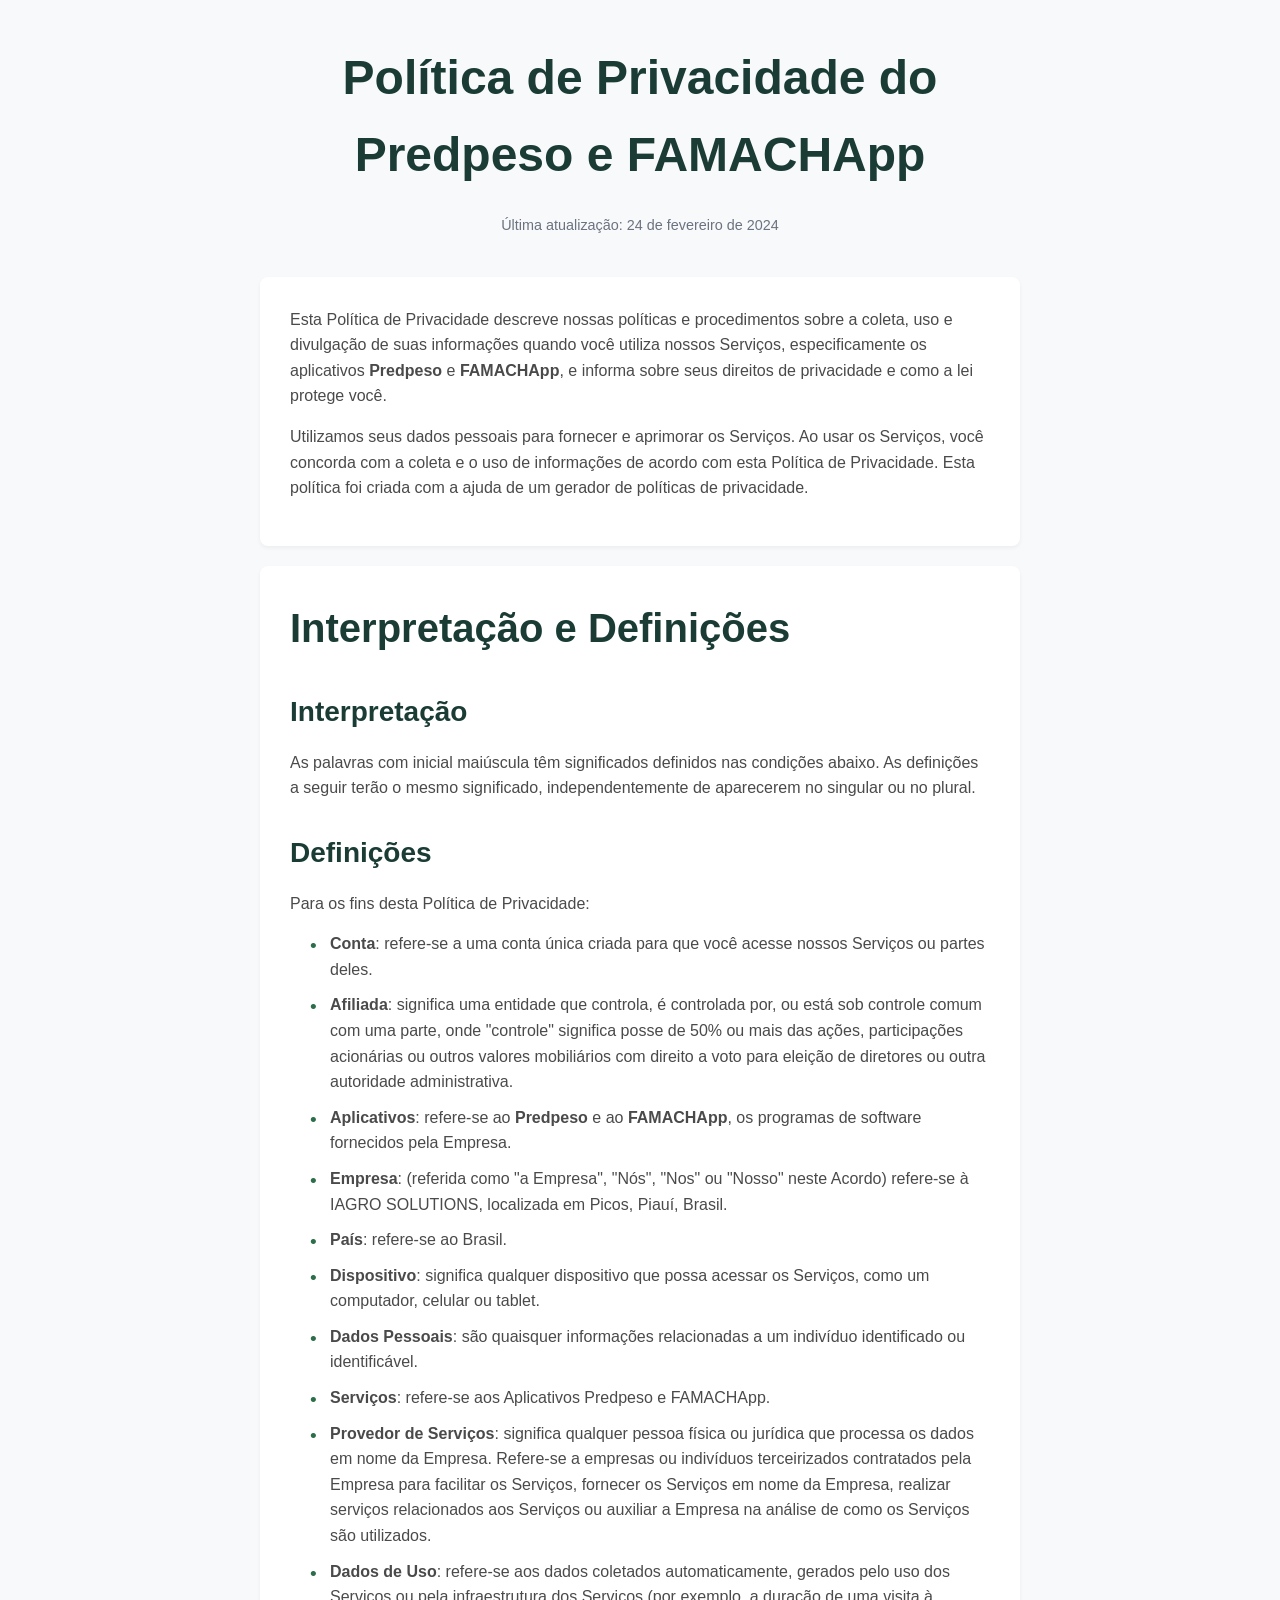
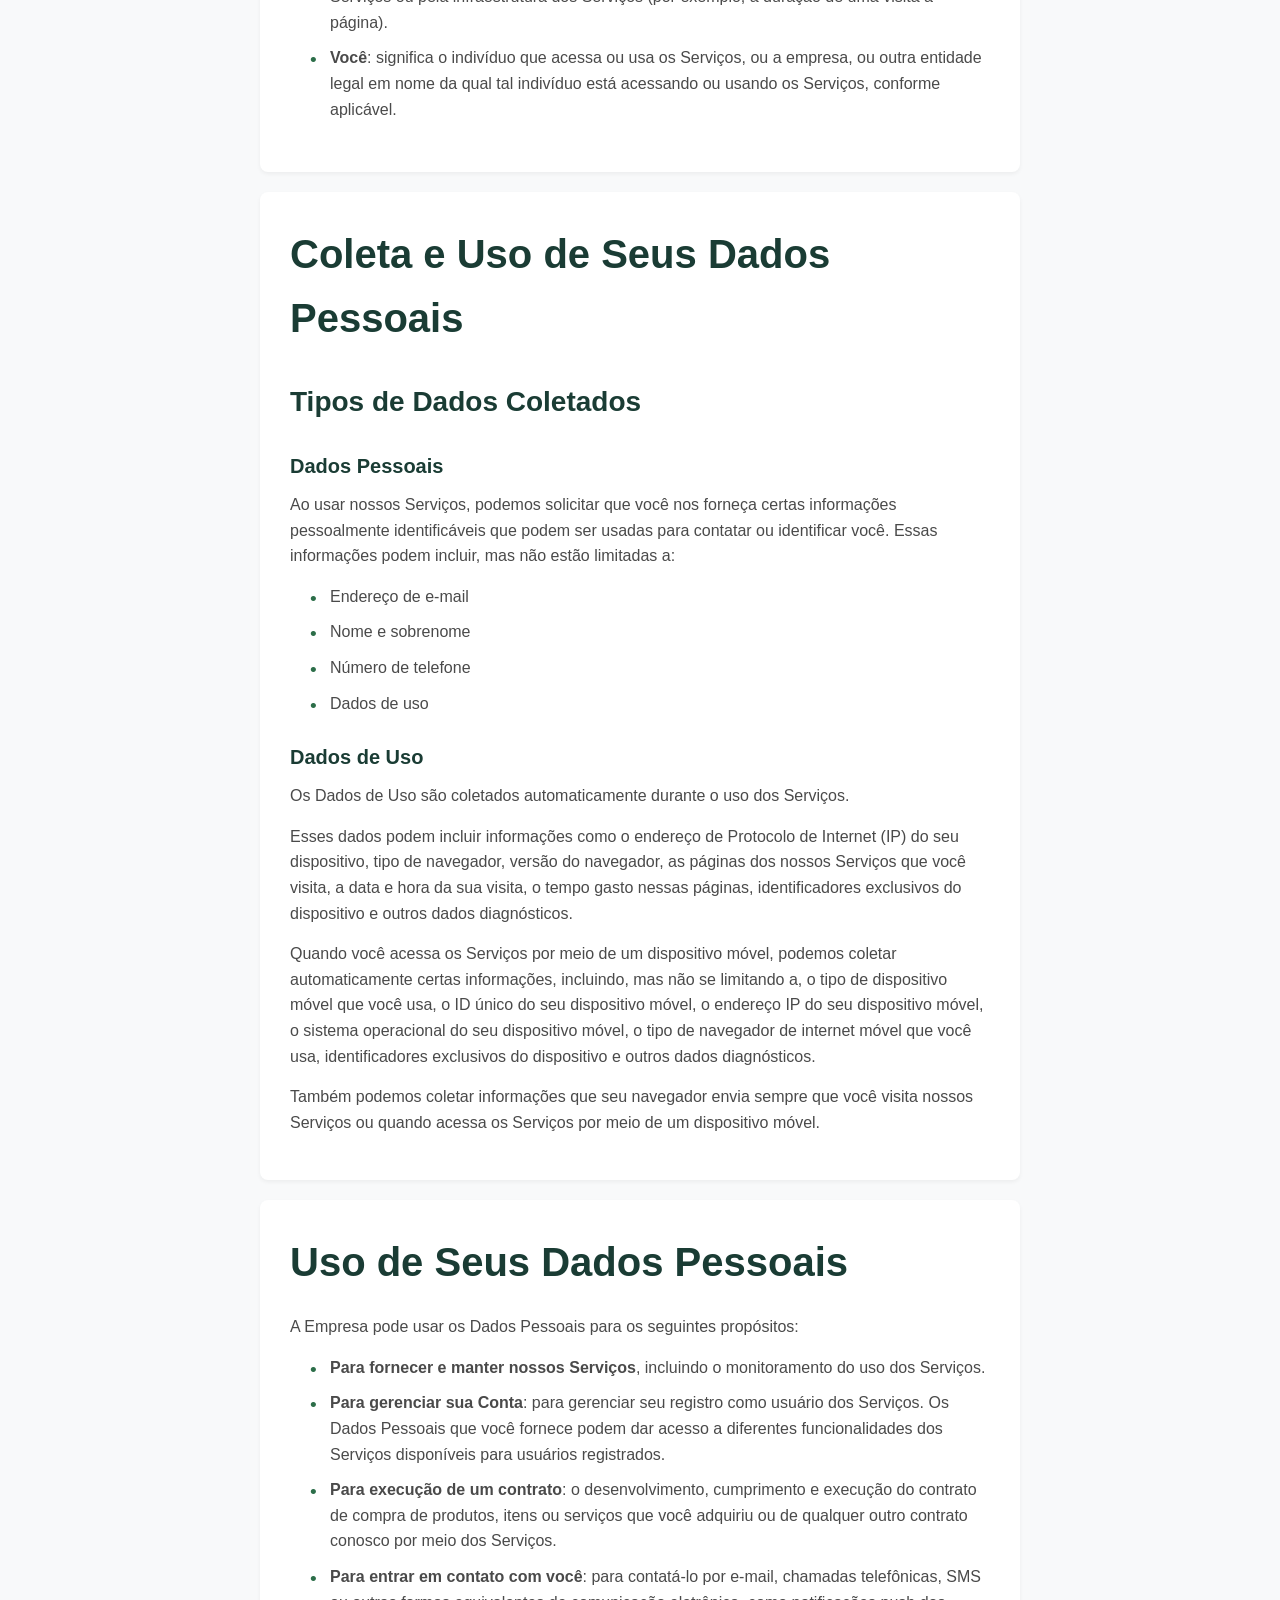
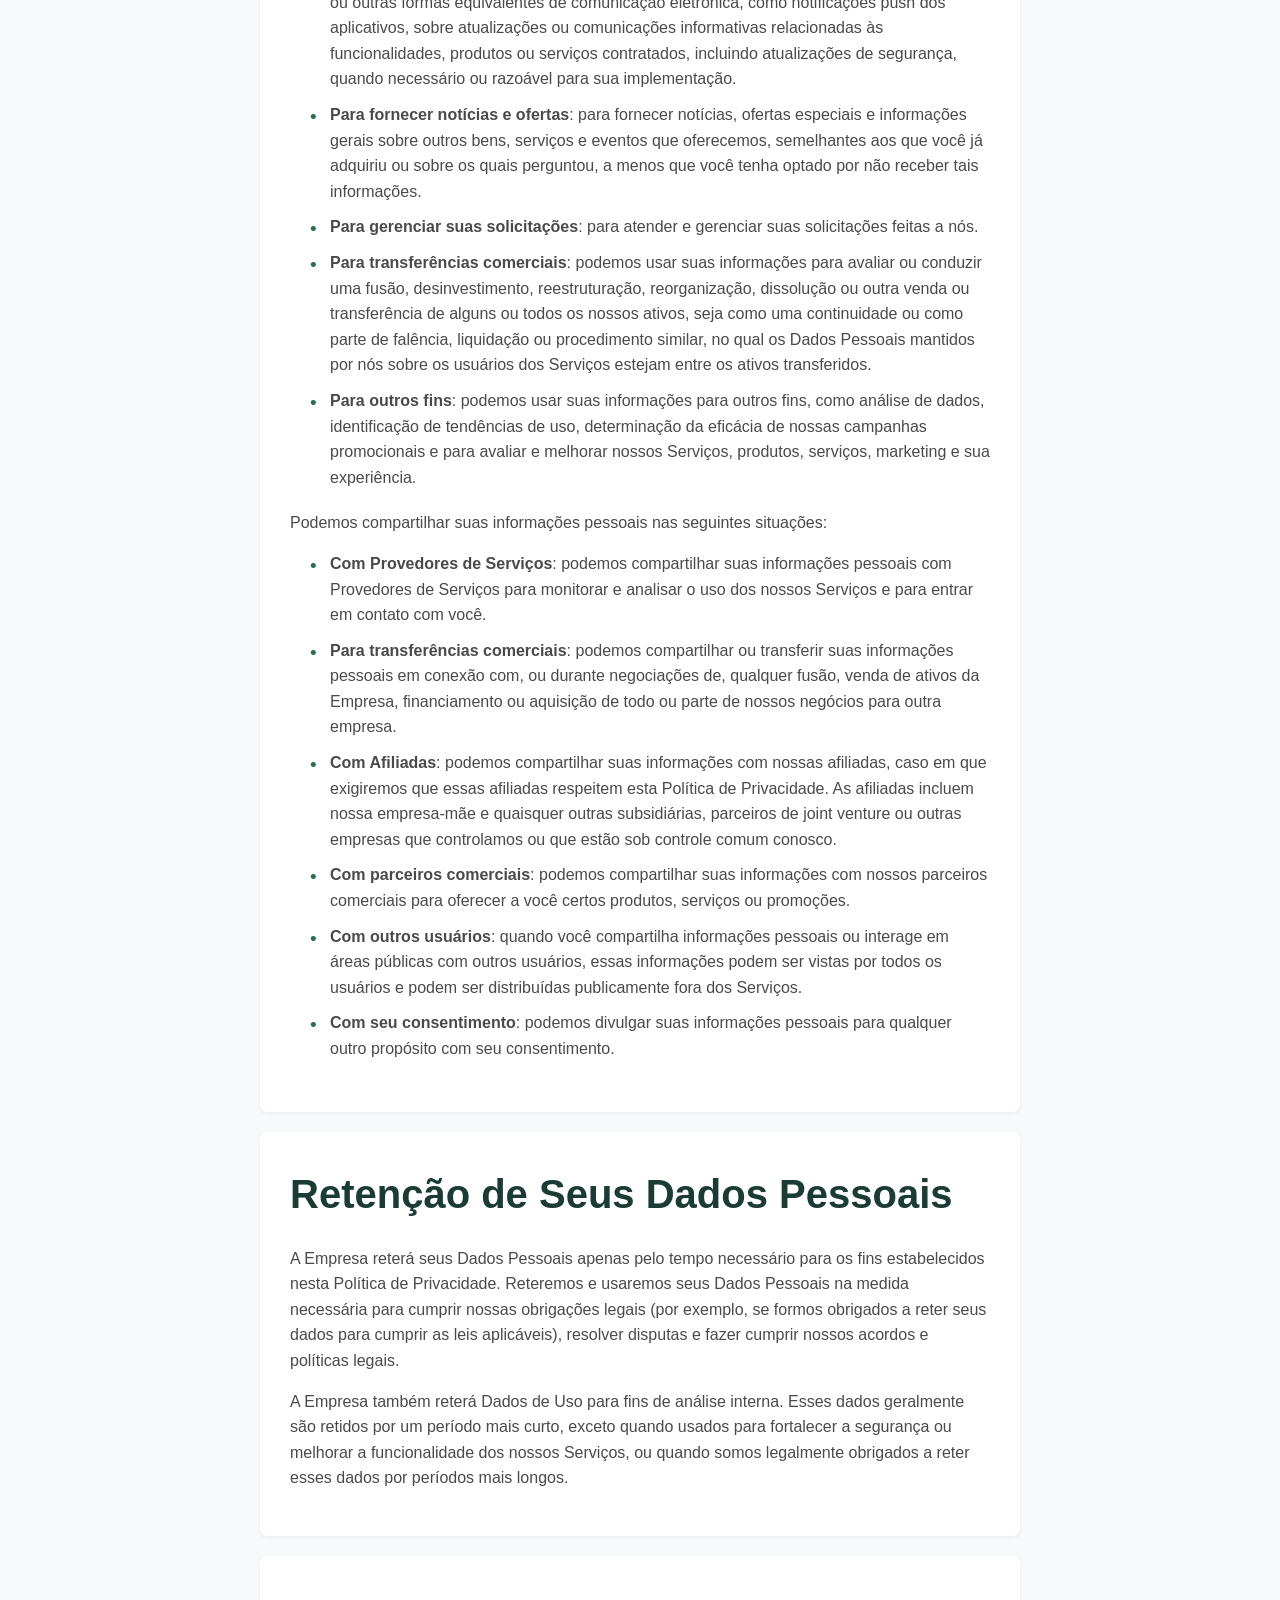
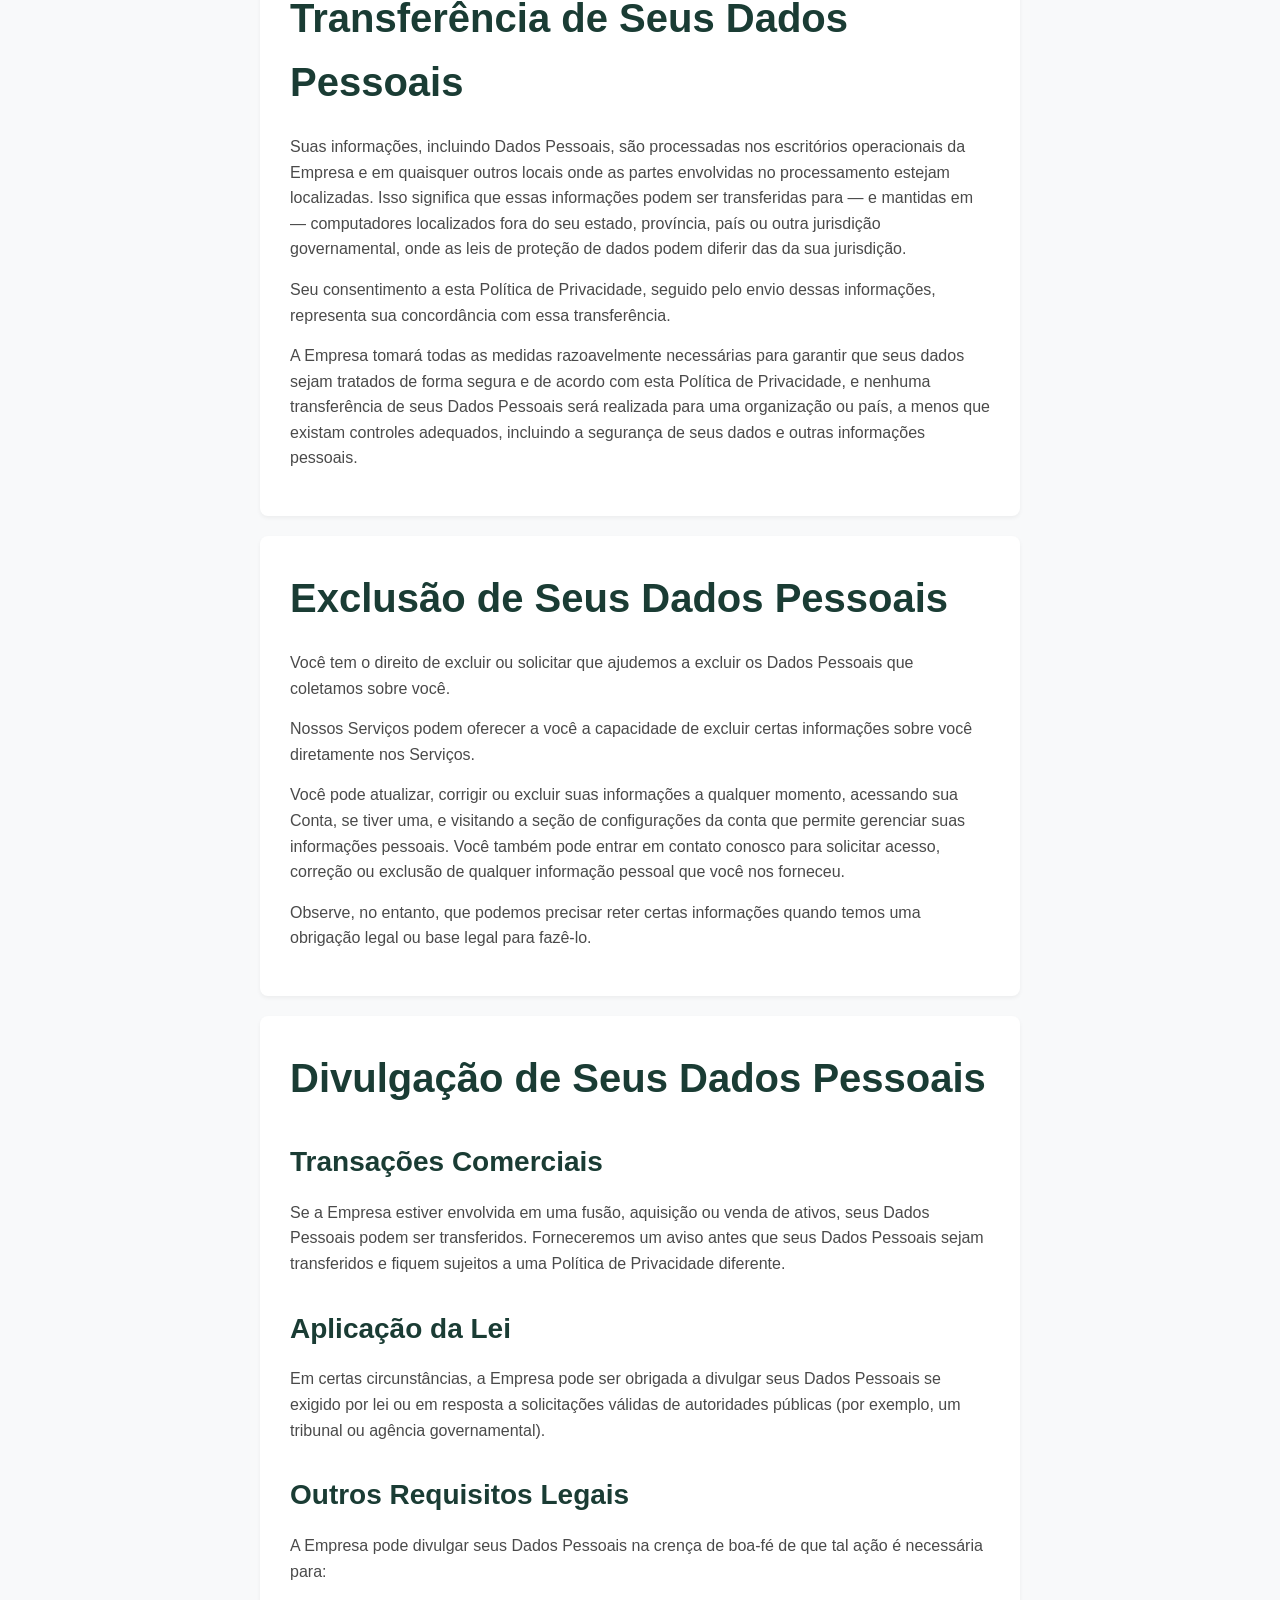
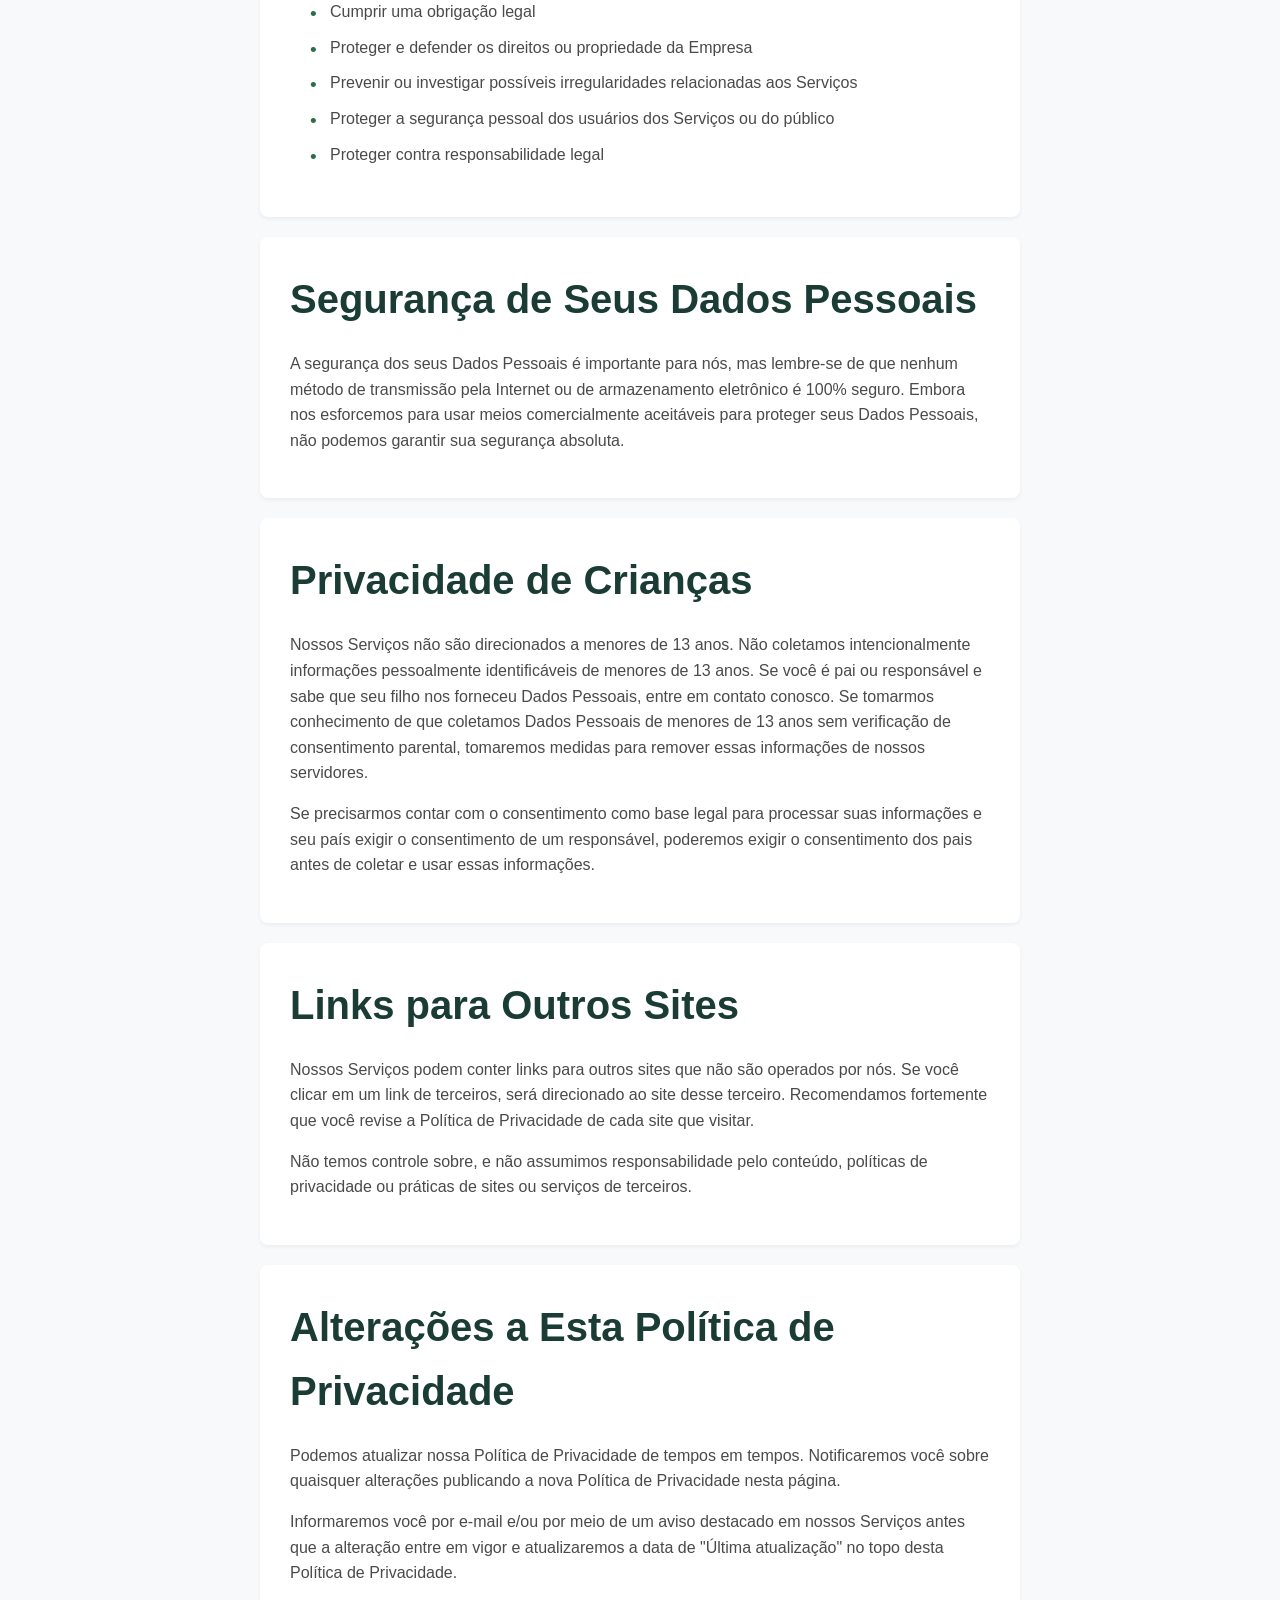
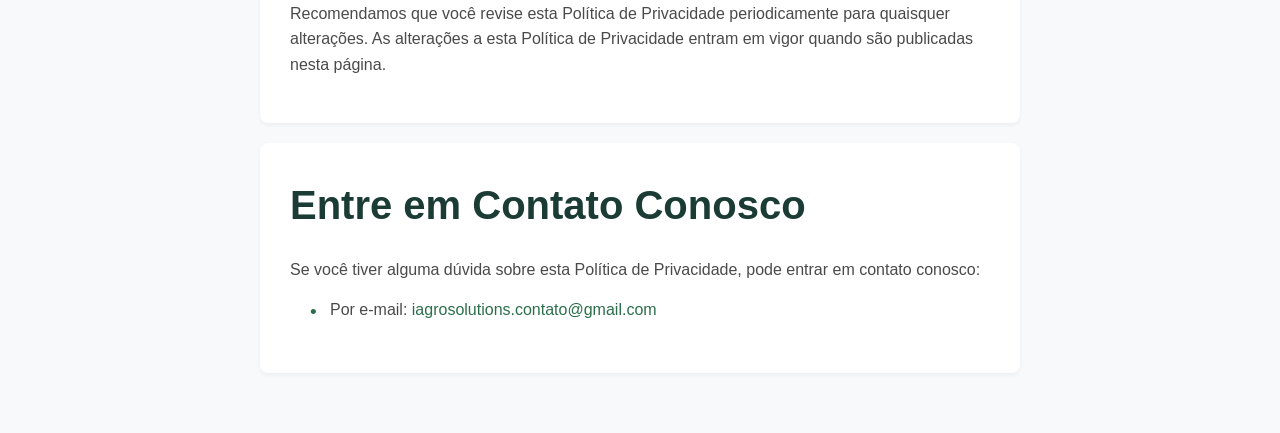
<file: politicas.html>
<!DOCTYPE html>
<html lang="pt-BR">
  <head>
    <meta charset="UTF-8" />
    <meta name="viewport" content="width=device-width, initial-scale=1.0" />
    <title>Política de Privacidade - Predpeso e FAMACHApp</title>
    <style type="text/css">
      * {
        margin: 0;
        padding: 0;
        box-sizing: border-box;
      }
      body {
        font-family: "Inter", -apple-system, BlinkMacSystemFont, "Segoe UI",
          Roboto, sans-serif;
        line-height: 1.6;
        color: #333;
        background-color: #f8f9fa;
        max-width: 800px;
        margin: 0 auto;
        padding: 40px 20px;
      }
      h1 {
        font-size: 2.5rem;
        font-weight: 700;
        color: #1a3c34;
        margin-bottom: 20px;
      }
      h2 {
        font-size: 1.75rem;
        font-weight: 600;
        color: #1a3c34;
        margin: 30px 0 15px;
      }
      h3 {
        font-size: 1.25rem;
        font-weight: 600;
        color: #1a3c34;
        margin: 25px 0 10px;
      }
      p {
        font-size: 1rem;
        margin-bottom: 15px;
        color: #4a4a4a;
      }
      ul {
        list-style: none;
        padding-left: 20px;
        margin-bottom: 20px;
      }
      ul li {
        position: relative;
        padding-left: 20px;
        margin-bottom: 10px;
        font-size: 1rem;
        color: #4a4a4a;
      }
      ul li:before {
        content: "•";
        position: absolute;
        left: 0;
        color: #2c6e49;
        font-size: 1.2rem;
      }
      a {
        color: #2c6e49;
        text-decoration: none;
        transition: color 0.2s;
      }
      a:hover {
        color: #1a3c34;
        text-decoration: underline;
      }
      .header {
        text-align: center;
        margin-bottom: 40px;
      }
      .header h1 {
        font-size: 3rem;
        color: #1a3c34;
      }
      .last-updated {
        font-size: 0.9rem;
        color: #6b7280;
        margin-top: 10px;
      }
      .section {
        background: #fff;
        padding: 30px;
        border-radius: 8px;
        box-shadow: 0 2px 4px rgba(0, 0, 0, 0.05);
        margin-bottom: 20px;
      }
      @media (max-width: 600px) {
        body {
          padding: 20px;
        }
        h1 {
          font-size: 2rem;
        }
        .header h1 {
          font-size: 2.5rem;
        }
        h2 {
          font-size: 1.5rem;
        }
        .section {
          padding: 20px;
        }
      }
    </style>
  </head>
  <body>
    <div class="header">
      <h1>Política de Privacidade do Predpeso e FAMACHApp</h1>
      <p class="last-updated">Última atualização: 24 de fevereiro de 2024</p>
    </div>

    <div class="section">
      <p>
        Esta Política de Privacidade descreve nossas políticas e procedimentos
        sobre a coleta, uso e divulgação de suas informações quando você utiliza
        nossos Serviços, especificamente os aplicativos
        <strong>Predpeso</strong> e <strong>FAMACHApp</strong>, e informa sobre
        seus direitos de privacidade e como a lei protege você.
      </p>
      <p>
        Utilizamos seus dados pessoais para fornecer e aprimorar os Serviços. Ao
        usar os Serviços, você concorda com a coleta e o uso de informações de
        acordo com esta Política de Privacidade. Esta política foi criada com a
        ajuda de um gerador de políticas de privacidade.
      </p>
    </div>

    <div class="section">
      <h1>Interpretação e Definições</h1>
      <h2>Interpretação</h2>
      <p>
        As palavras com inicial maiúscula têm significados definidos nas
        condições abaixo. As definições a seguir terão o mesmo significado,
        independentemente de aparecerem no singular ou no plural.
      </p>

      <h2>Definições</h2>
      <p>Para os fins desta Política de Privacidade:</p>
      <ul>
        <li>
          <strong>Conta</strong>: refere-se a uma conta única criada para que
          você acesse nossos Serviços ou partes deles.
        </li>
        <li>
          <strong>Afiliada</strong>: significa uma entidade que controla, é
          controlada por, ou está sob controle comum com uma parte, onde
          "controle" significa posse de 50% ou mais das ações, participações
          acionárias ou outros valores mobiliários com direito a voto para
          eleição de diretores ou outra autoridade administrativa.
        </li>
        <li>
          <strong>Aplicativos</strong>: refere-se ao <strong>Predpeso</strong> e
          ao <strong>FAMACHApp</strong>, os programas de software fornecidos
          pela Empresa.
        </li>
        <li>
          <strong>Empresa</strong>: (referida como "a Empresa", "Nós", "Nos" ou
          "Nosso" neste Acordo) refere-se à IAGRO SOLUTIONS, localizada em
          Picos, Piauí, Brasil.
        </li>
        <li><strong>País</strong>: refere-se ao Brasil.</li>
        <li>
          <strong>Dispositivo</strong>: significa qualquer dispositivo que possa
          acessar os Serviços, como um computador, celular ou tablet.
        </li>
        <li>
          <strong>Dados Pessoais</strong>: são quaisquer informações
          relacionadas a um indivíduo identificado ou identificável.
        </li>
        <li>
          <strong>Serviços</strong>: refere-se aos Aplicativos Predpeso e
          FAMACHApp.
        </li>
        <li>
          <strong>Provedor de Serviços</strong>: significa qualquer pessoa
          física ou jurídica que processa os dados em nome da Empresa. Refere-se
          a empresas ou indivíduos terceirizados contratados pela Empresa para
          facilitar os Serviços, fornecer os Serviços em nome da Empresa,
          realizar serviços relacionados aos Serviços ou auxiliar a Empresa na
          análise de como os Serviços são utilizados.
        </li>
        <li>
          <strong>Dados de Uso</strong>: refere-se aos dados coletados
          automaticamente, gerados pelo uso dos Serviços ou pela infraestrutura
          dos Serviços (por exemplo, a duração de uma visita à página).
        </li>
        <li>
          <strong>Você</strong>: significa o indivíduo que acessa ou usa os
          Serviços, ou a empresa, ou outra entidade legal em nome da qual tal
          indivíduo está acessando ou usando os Serviços, conforme aplicável.
        </li>
      </ul>
    </div>

    <div class="section">
      <h1>Coleta e Uso de Seus Dados Pessoais</h1>
      <h2>Tipos de Dados Coletados</h2>
      <h3>Dados Pessoais</h3>
      <p>
        Ao usar nossos Serviços, podemos solicitar que você nos forneça certas
        informações pessoalmente identificáveis que podem ser usadas para
        contatar ou identificar você. Essas informações podem incluir, mas não
        estão limitadas a:
      </p>
      <ul>
        <li>Endereço de e-mail</li>
        <li>Nome e sobrenome</li>
        <li>Número de telefone</li>
        <li>Dados de uso</li>
      </ul>

      <h3>Dados de Uso</h3>
      <p>
        Os Dados de Uso são coletados automaticamente durante o uso dos
        Serviços.
      </p>
      <p>
        Esses dados podem incluir informações como o endereço de Protocolo de
        Internet (IP) do seu dispositivo, tipo de navegador, versão do
        navegador, as páginas dos nossos Serviços que você visita, a data e hora
        da sua visita, o tempo gasto nessas páginas, identificadores exclusivos
        do dispositivo e outros dados diagnósticos.
      </p>
      <p>
        Quando você acessa os Serviços por meio de um dispositivo móvel, podemos
        coletar automaticamente certas informações, incluindo, mas não se
        limitando a, o tipo de dispositivo móvel que você usa, o ID único do seu
        dispositivo móvel, o endereço IP do seu dispositivo móvel, o sistema
        operacional do seu dispositivo móvel, o tipo de navegador de internet
        móvel que você usa, identificadores exclusivos do dispositivo e outros
        dados diagnósticos.
      </p>
      <p>
        Também podemos coletar informações que seu navegador envia sempre que
        você visita nossos Serviços ou quando acessa os Serviços por meio de um
        dispositivo móvel.
      </p>
    </div>

    <div class="section">
      <h1>Uso de Seus Dados Pessoais</h1>
      <p>A Empresa pode usar os Dados Pessoais para os seguintes propósitos:</p>
      <ul>
        <li>
          <strong>Para fornecer e manter nossos Serviços</strong>, incluindo o
          monitoramento do uso dos Serviços.
        </li>
        <li>
          <strong>Para gerenciar sua Conta</strong>: para gerenciar seu registro
          como usuário dos Serviços. Os Dados Pessoais que você fornece podem
          dar acesso a diferentes funcionalidades dos Serviços disponíveis para
          usuários registrados.
        </li>
        <li>
          <strong>Para execução de um contrato</strong>: o desenvolvimento,
          cumprimento e execução do contrato de compra de produtos, itens ou
          serviços que você adquiriu ou de qualquer outro contrato conosco por
          meio dos Serviços.
        </li>
        <li>
          <strong>Para entrar em contato com você</strong>: para contatá-lo por
          e-mail, chamadas telefônicas, SMS ou outras formas equivalentes de
          comunicação eletrônica, como notificações push dos aplicativos, sobre
          atualizações ou comunicações informativas relacionadas às
          funcionalidades, produtos ou serviços contratados, incluindo
          atualizações de segurança, quando necessário ou razoável para sua
          implementação.
        </li>
        <li>
          <strong>Para fornecer notícias e ofertas</strong>: para fornecer
          notícias, ofertas especiais e informações gerais sobre outros bens,
          serviços e eventos que oferecemos, semelhantes aos que você já
          adquiriu ou sobre os quais perguntou, a menos que você tenha optado
          por não receber tais informações.
        </li>
        <li>
          <strong>Para gerenciar suas solicitações</strong>: para atender e
          gerenciar suas solicitações feitas a nós.
        </li>
        <li>
          <strong>Para transferências comerciais</strong>: podemos usar suas
          informações para avaliar ou conduzir uma fusão, desinvestimento,
          reestruturação, reorganização, dissolução ou outra venda ou
          transferência de alguns ou todos os nossos ativos, seja como uma
          continuidade ou como parte de falência, liquidação ou procedimento
          similar, no qual os Dados Pessoais mantidos por nós sobre os usuários
          dos Serviços estejam entre os ativos transferidos.
        </li>
        <li>
          <strong>Para outros fins</strong>: podemos usar suas informações para
          outros fins, como análise de dados, identificação de tendências de
          uso, determinação da eficácia de nossas campanhas promocionais e para
          avaliar e melhorar nossos Serviços, produtos, serviços, marketing e
          sua experiência.
        </li>
      </ul>

      <p>
        Podemos compartilhar suas informações pessoais nas seguintes situações:
      </p>
      <ul>
        <li>
          <strong>Com Provedores de Serviços</strong>: podemos compartilhar suas
          informações pessoais com Provedores de Serviços para monitorar e
          analisar o uso dos nossos Serviços e para entrar em contato com você.
        </li>
        <li>
          <strong>Para transferências comerciais</strong>: podemos compartilhar
          ou transferir suas informações pessoais em conexão com, ou durante
          negociações de, qualquer fusão, venda de ativos da Empresa,
          financiamento ou aquisição de todo ou parte de nossos negócios para
          outra empresa.
        </li>
        <li>
          <strong>Com Afiliadas</strong>: podemos compartilhar suas informações
          com nossas afiliadas, caso em que exigiremos que essas afiliadas
          respeitem esta Política de Privacidade. As afiliadas incluem nossa
          empresa-mãe e quaisquer outras subsidiárias, parceiros de joint
          venture ou outras empresas que controlamos ou que estão sob controle
          comum conosco.
        </li>
        <li>
          <strong>Com parceiros comerciais</strong>: podemos compartilhar suas
          informações com nossos parceiros comerciais para oferecer a você
          certos produtos, serviços ou promoções.
        </li>
        <li>
          <strong>Com outros usuários</strong>: quando você compartilha
          informações pessoais ou interage em áreas públicas com outros
          usuários, essas informações podem ser vistas por todos os usuários e
          podem ser distribuídas publicamente fora dos Serviços.
        </li>
        <li>
          <strong>Com seu consentimento</strong>: podemos divulgar suas
          informações pessoais para qualquer outro propósito com seu
          consentimento.
        </li>
      </ul>
    </div>

    <div class="section">
      <h1>Retenção de Seus Dados Pessoais</h1>
      <p>
        A Empresa reterá seus Dados Pessoais apenas pelo tempo necessário para
        os fins estabelecidos nesta Política de Privacidade. Reteremos e
        usaremos seus Dados Pessoais na medida necessária para cumprir nossas
        obrigações legais (por exemplo, se formos obrigados a reter seus dados
        para cumprir as leis aplicáveis), resolver disputas e fazer cumprir
        nossos acordos e políticas legais.
      </p>
      <p>
        A Empresa também reterá Dados de Uso para fins de análise interna. Esses
        dados geralmente são retidos por um período mais curto, exceto quando
        usados para fortalecer a segurança ou melhorar a funcionalidade dos
        nossos Serviços, ou quando somos legalmente obrigados a reter esses
        dados por períodos mais longos.
      </p>
    </div>

    <div class="section">
      <h1>Transferência de Seus Dados Pessoais</h1>
      <p>
        Suas informações, incluindo Dados Pessoais, são processadas nos
        escritórios operacionais da Empresa e em quaisquer outros locais onde as
        partes envolvidas no processamento estejam localizadas. Isso significa
        que essas informações podem ser transferidas para — e mantidas em —
        computadores localizados fora do seu estado, província, país ou outra
        jurisdição governamental, onde as leis de proteção de dados podem
        diferir das da sua jurisdição.
      </p>
      <p>
        Seu consentimento a esta Política de Privacidade, seguido pelo envio
        dessas informações, representa sua concordância com essa transferência.
      </p>
      <p>
        A Empresa tomará todas as medidas razoavelmente necessárias para
        garantir que seus dados sejam tratados de forma segura e de acordo com
        esta Política de Privacidade, e nenhuma transferência de seus Dados
        Pessoais será realizada para uma organização ou país, a menos que
        existam controles adequados, incluindo a segurança de seus dados e
        outras informações pessoais.
      </p>
    </div>

    <div class="section">
      <h1>Exclusão de Seus Dados Pessoais</h1>
      <p>
        Você tem o direito de excluir ou solicitar que ajudemos a excluir os
        Dados Pessoais que coletamos sobre você.
      </p>
      <p>
        Nossos Serviços podem oferecer a você a capacidade de excluir certas
        informações sobre você diretamente nos Serviços.
      </p>
      <p>
        Você pode atualizar, corrigir ou excluir suas informações a qualquer
        momento, acessando sua Conta, se tiver uma, e visitando a seção de
        configurações da conta que permite gerenciar suas informações pessoais.
        Você também pode entrar em contato conosco para solicitar acesso,
        correção ou exclusão de qualquer informação pessoal que você nos
        forneceu.
      </p>
      <p>
        Observe, no entanto, que podemos precisar reter certas informações
        quando temos uma obrigação legal ou base legal para fazê-lo.
      </p>
    </div>

    <div class="section">
      <h1>Divulgação de Seus Dados Pessoais</h1>
      <h2>Transações Comerciais</h2>
      <p>
        Se a Empresa estiver envolvida em uma fusão, aquisição ou venda de
        ativos, seus Dados Pessoais podem ser transferidos. Forneceremos um
        aviso antes que seus Dados Pessoais sejam transferidos e fiquem sujeitos
        a uma Política de Privacidade diferente.
      </p>

      <h2>Aplicação da Lei</h2>
      <p>
        Em certas circunstâncias, a Empresa pode ser obrigada a divulgar seus
        Dados Pessoais se exigido por lei ou em resposta a solicitações válidas
        de autoridades públicas (por exemplo, um tribunal ou agência
        governamental).
      </p>

      <h2>Outros Requisitos Legais</h2>
      <p>
        A Empresa pode divulgar seus Dados Pessoais na crença de boa-fé de que
        tal ação é necessária para:
      </p>
      <ul>
        <li>Cumprir uma obrigação legal</li>
        <li>Proteger e defender os direitos ou propriedade da Empresa</li>
        <li>
          Prevenir ou investigar possíveis irregularidades relacionadas aos
          Serviços
        </li>
        <li>
          Proteger a segurança pessoal dos usuários dos Serviços ou do público
        </li>
        <li>Proteger contra responsabilidade legal</li>
      </ul>
    </div>

    <div class="section">
      <h1>Segurança de Seus Dados Pessoais</h1>
      <p>
        A segurança dos seus Dados Pessoais é importante para nós, mas lembre-se
        de que nenhum método de transmissão pela Internet ou de armazenamento
        eletrônico é 100% seguro. Embora nos esforcemos para usar meios
        comercialmente aceitáveis para proteger seus Dados Pessoais, não podemos
        garantir sua segurança absoluta.
      </p>
    </div>

    <div class="section">
      <h1>Privacidade de Crianças</h1>
      <p>
        Nossos Serviços não são direcionados a menores de 13 anos. Não coletamos
        intencionalmente informações pessoalmente identificáveis de menores de
        13 anos. Se você é pai ou responsável e sabe que seu filho nos forneceu
        Dados Pessoais, entre em contato conosco. Se tomarmos conhecimento de
        que coletamos Dados Pessoais de menores de 13 anos sem verificação de
        consentimento parental, tomaremos medidas para remover essas informações
        de nossos servidores.
      </p>
      <p>
        Se precisarmos contar com o consentimento como base legal para processar
        suas informações e seu país exigir o consentimento de um responsável,
        poderemos exigir o consentimento dos pais antes de coletar e usar essas
        informações.
      </p>
    </div>

    <div class="section">
      <h1>Links para Outros Sites</h1>
      <p>
        Nossos Serviços podem conter links para outros sites que não são
        operados por nós. Se você clicar em um link de terceiros, será
        direcionado ao site desse terceiro. Recomendamos fortemente que você
        revise a Política de Privacidade de cada site que visitar.
      </p>
      <p>
        Não temos controle sobre, e não assumimos responsabilidade pelo
        conteúdo, políticas de privacidade ou práticas de sites ou serviços de
        terceiros.
      </p>
    </div>

    <div class="section">
      <h1>Alterações a Esta Política de Privacidade</h1>
      <p>
        Podemos atualizar nossa Política de Privacidade de tempos em tempos.
        Notificaremos você sobre quaisquer alterações publicando a nova Política
        de Privacidade nesta página.
      </p>
      <p>
        Informaremos você por e-mail e/ou por meio de um aviso destacado em
        nossos Serviços antes que a alteração entre em vigor e atualizaremos a
        data de "Última atualização" no topo desta Política de Privacidade.
      </p>
      <p>
        Recomendamos que você revise esta Política de Privacidade periodicamente
        para quaisquer alterações. As alterações a esta Política de Privacidade
        entram em vigor quando são publicadas nesta página.
      </p>
    </div>

    <div class="section">
      <h1>Entre em Contato Conosco</h1>
      <p>
        Se você tiver alguma dúvida sobre esta Política de Privacidade, pode
        entrar em contato conosco:
      </p>
      <ul>
        <li>
          Por e-mail:
          <a href="mailto:iagrosolutions.contato@gmail.com"
            >iagrosolutions.contato@gmail.com</a
          >
        </li>
      </ul>
    </div>
  </body>
</html>
</file>
